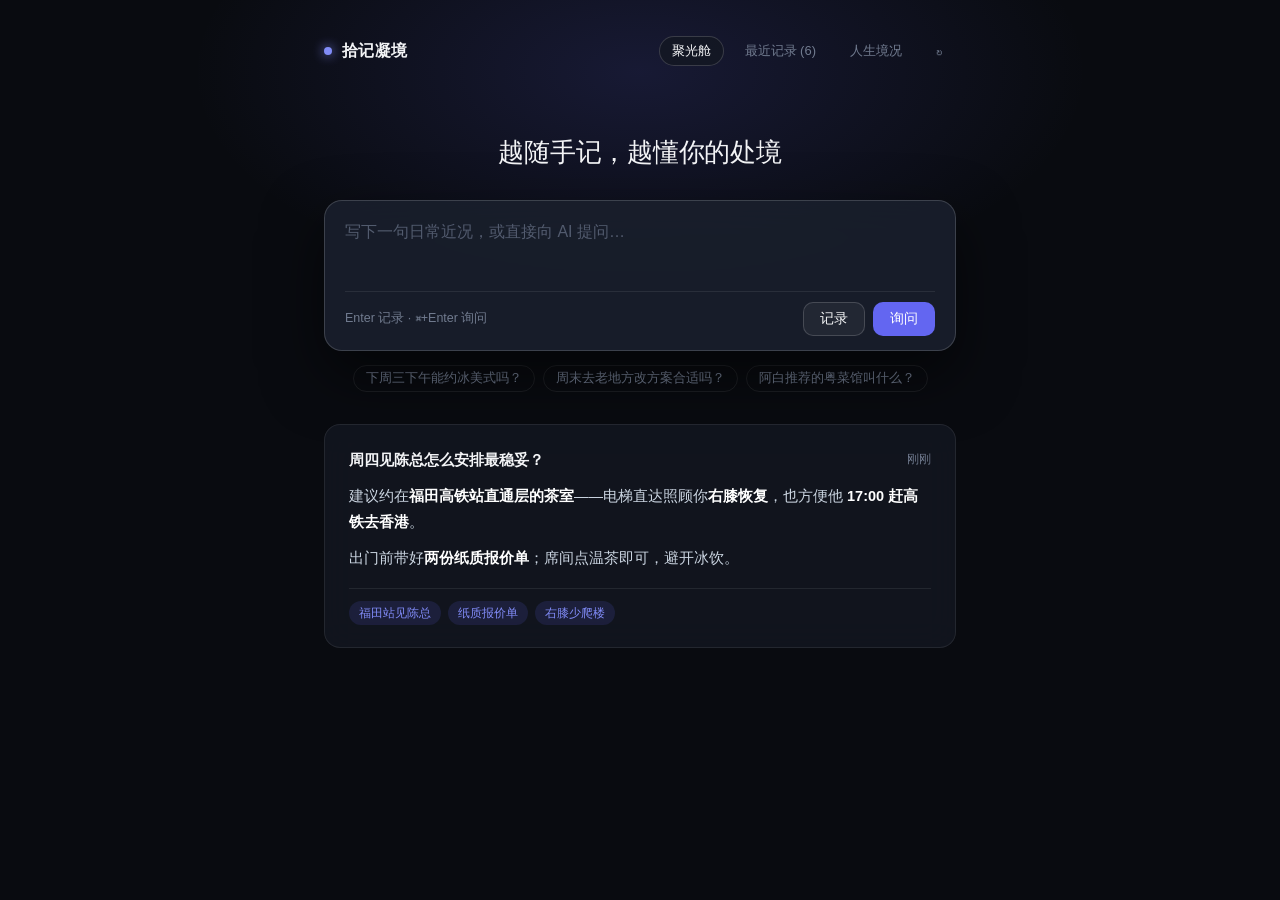
<file: alternatives/product-ui/editorial/index.html>
<!doctype html>
<html lang="zh-CN">
<head>
  <meta charset="utf-8" />
  <meta name="viewport" content="width=device-width, initial-scale=1" />
  <title>拾记凝境 · 极夜星轨命令舱</title>
  <link rel="stylesheet" href="styles.css" />
</head>
<body>
  <div id="app"></div>
  <script src="../shared/store.js"></script>
  <script src="app.js"></script>
</body>
</html>
</file>
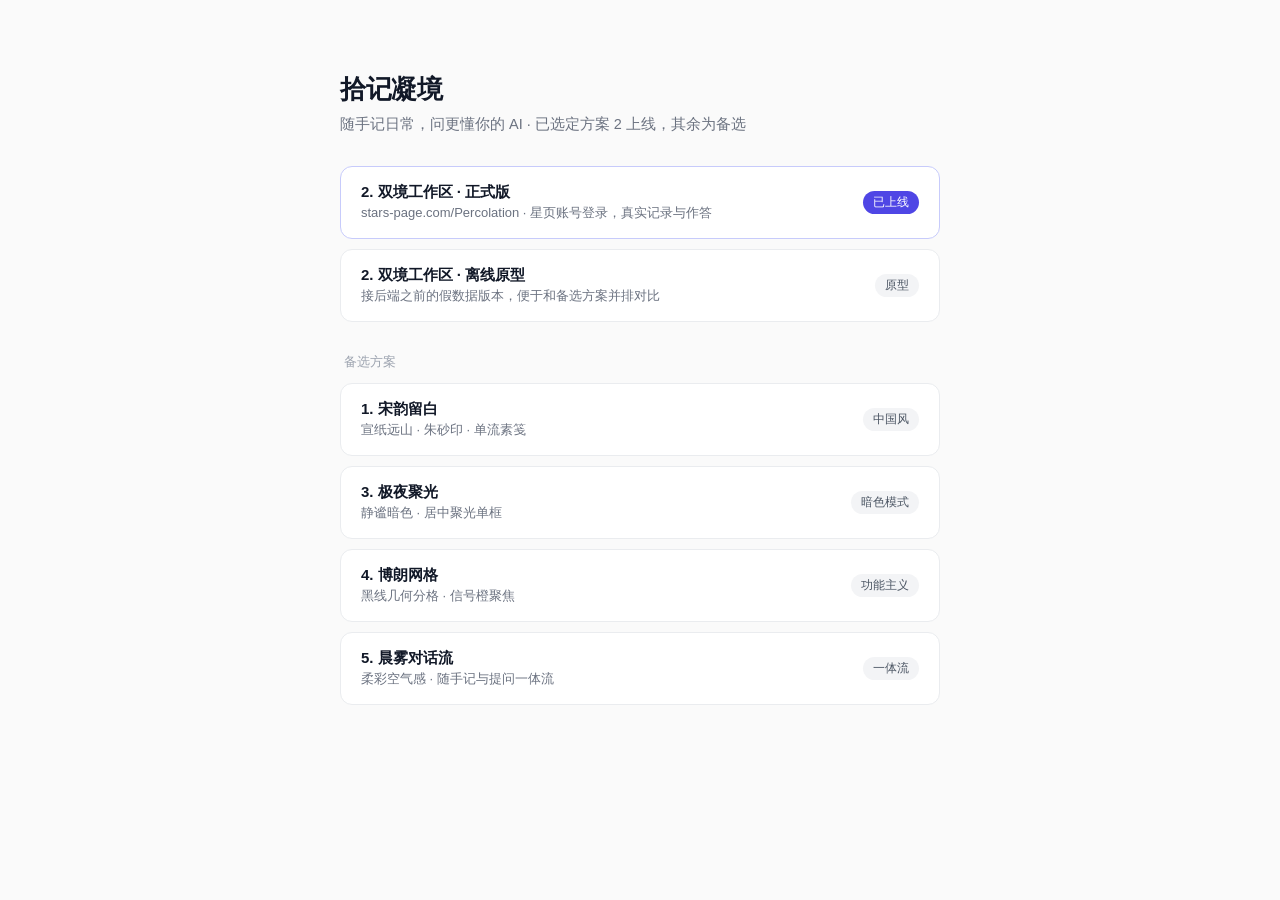
<file: alternatives/product-ui/hub/index.html>
<!doctype html>
<html lang="zh-CN">
<head>
  <meta charset="utf-8" />
  <meta name="viewport" content="width=device-width, initial-scale=1" />
  <title>拾记凝境</title>
  <style>
    body { margin: 0; font-family: -apple-system, "Noto Sans CJK SC", "PingFang SC", sans-serif; background: #fafafa; color: #111827; -webkit-font-smoothing: antialiased; }
    main { max-width: 600px; margin: 0 auto; padding: 72px 24px; }
    h1 { font-size: 26px; font-weight: 650; margin: 0 0 8px; letter-spacing: -0.01em; }
    p { color: #6b7280; margin: 0 0 32px; font-size: 14.5px; }
    .list { display: flex; flex-direction: column; gap: 10px; }
    a { display: flex; align-items: center; justify-content: space-between; padding: 16px 20px; background: #fff; border: 1px solid #eaecef; border-radius: 12px; color: #111827; text-decoration: none; transition: border-color 0.15s; }
    a:hover { border-color: #9ca3af; }
    .name { font-weight: 600; font-size: 15px; }
    .desc { color: #6b7280; font-size: 13px; margin-top: 2px; }
    .tag { font-size: 12px; color: #4b5563; background: #f3f4f6; padding: 3px 10px; border-radius: 999px; }
    .tag.live { color: #fff; background: #4f46e5; }
    a.live { border-color: #c7cbfb; }
    .section { font-size: 12.5px; color: #9ca3af; margin: 22px 4px 2px; }
  </style>
</head>
<body>
  <main>
    <h1>拾记凝境</h1>
    <p>随手记日常，问更懂你的 AI · 已选定方案 2 上线，其余为备选</p>
    <div class="list">
      <a class="live" href="https://stars-page.com/Percolation/">
        <div><div class="name">2. 双境工作区 · 正式版</div><div class="desc">stars-page.com/Percolation · 星页账号登录，真实记录与作答</div></div>
        <span class="tag live">已上线</span>
      </a>
      <a href="/ningjing/nordic/">
        <div><div class="name">2. 双境工作区 · 离线原型</div><div class="desc">接后端之前的假数据版本，便于和备选方案并排对比</div></div>
        <span class="tag">原型</span>
      </a>
      <div class="section">备选方案</div>
      <a href="/ningjing/ink/">
        <div><div class="name">1. 宋韵留白</div><div class="desc">宣纸远山 · 朱砂印 · 单流素笺</div></div>
        <span class="tag">中国风</span>
      </a>
      <a href="/ningjing/editorial/">
        <div><div class="name">3. 极夜聚光</div><div class="desc">静谧暗色 · 居中聚光单框</div></div>
        <span class="tag">暗色模式</span>
      </a>
      <a href="/ningjing/zen/">
        <div><div class="name">4. 博朗网格</div><div class="desc">黑线几何分格 · 信号橙聚焦</div></div>
        <span class="tag">功能主义</span>
      </a>
      <a href="/ningjing/stream/">
        <div><div class="name">5. 晨雾对话流</div><div class="desc">柔彩空气感 · 随手记与提问一体流</div></div>
        <span class="tag">一体流</span>
      </a>
    </div>
  </main>
</body>
</html>
</file>
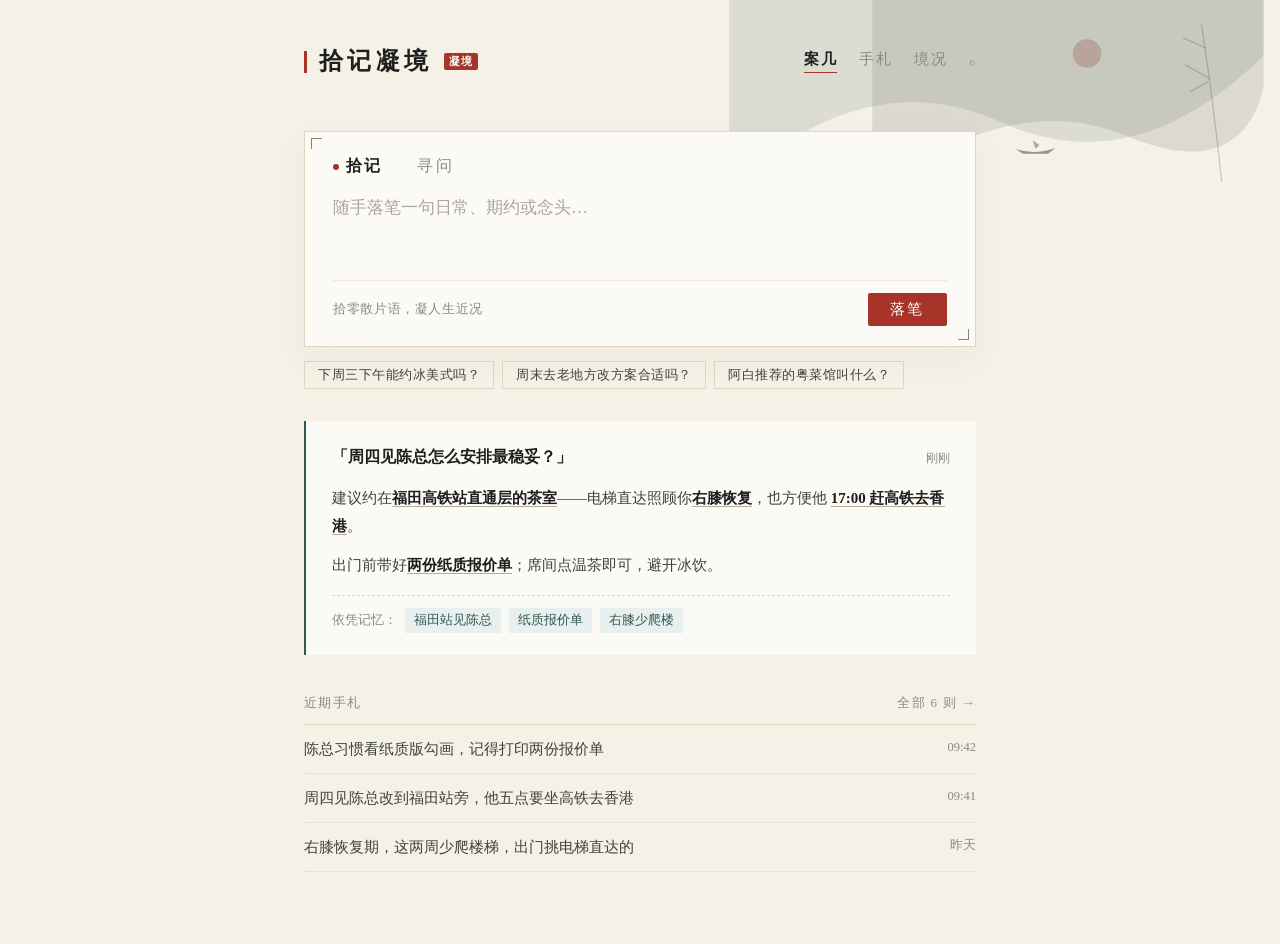
<file: alternatives/product-ui/ink/index.html>
<!doctype html>
<html lang="zh-CN">
<head>
  <meta charset="utf-8" />
  <meta name="viewport" content="width=device-width, initial-scale=1" />
  <title>拾记凝境 · 宋韵水墨书斋</title>
  <link rel="stylesheet" href="styles.css" />
</head>
<body>
  <div id="app"></div>
  <script src="../shared/store.js"></script>
  <script src="app.js"></script>
</body>
</html>
</file>
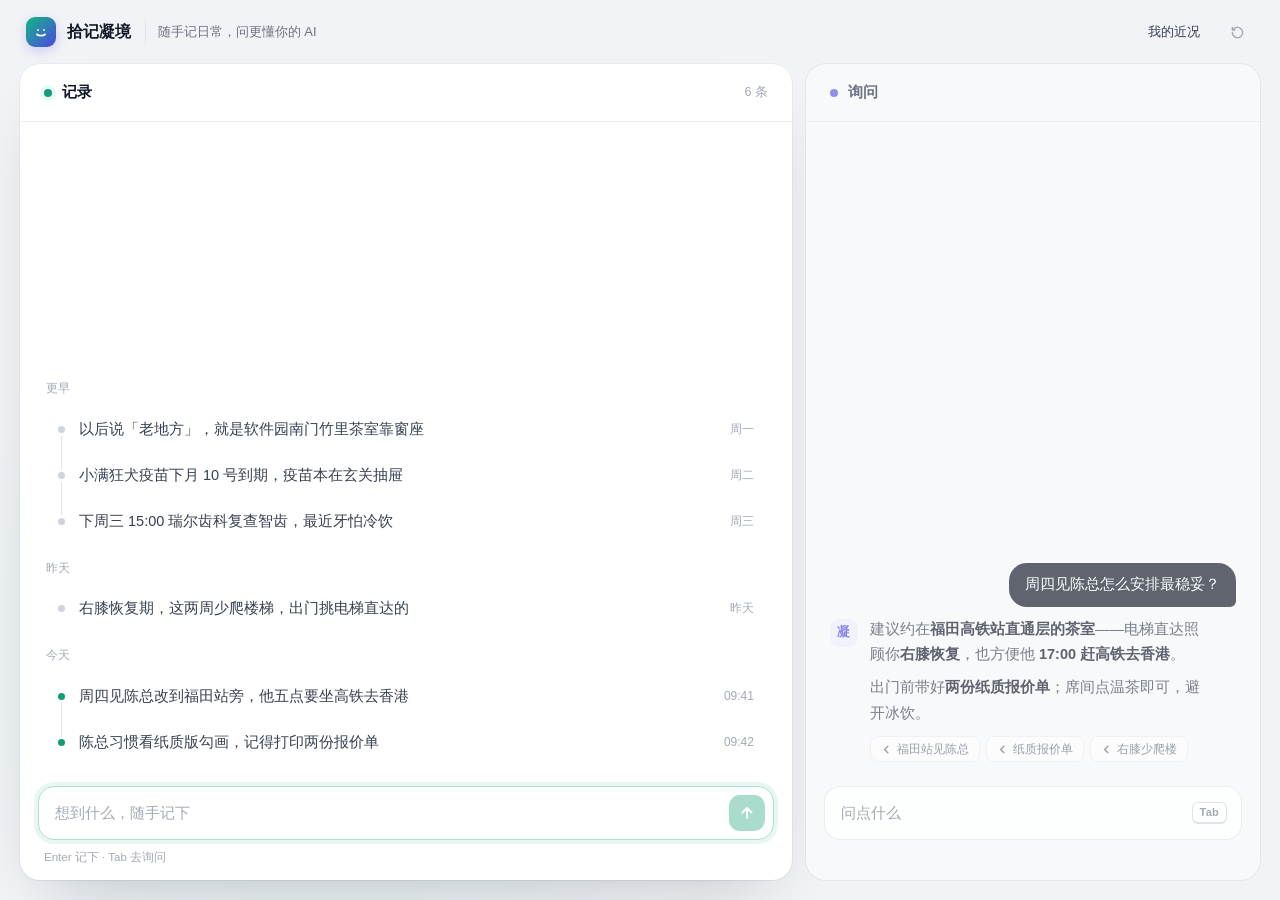
<file: alternatives/product-ui/nordic/index.html>
<!doctype html>
<html lang="zh-CN">
<head>
  <meta charset="utf-8" />
  <meta name="viewport" content="width=device-width, initial-scale=1, viewport-fit=cover, interactive-widget=resizes-content" />
  <meta name="theme-color" content="#ffffff" media="(max-width: 720px)" />
  <title>拾记凝境 · 双境工作区</title>
  <link rel="stylesheet" href="styles.css" />
</head>
<body>
  <div id="app"></div>
  <script src="../shared/store.js"></script>
  <script src="app.js"></script>
</body>
</html>
</file>
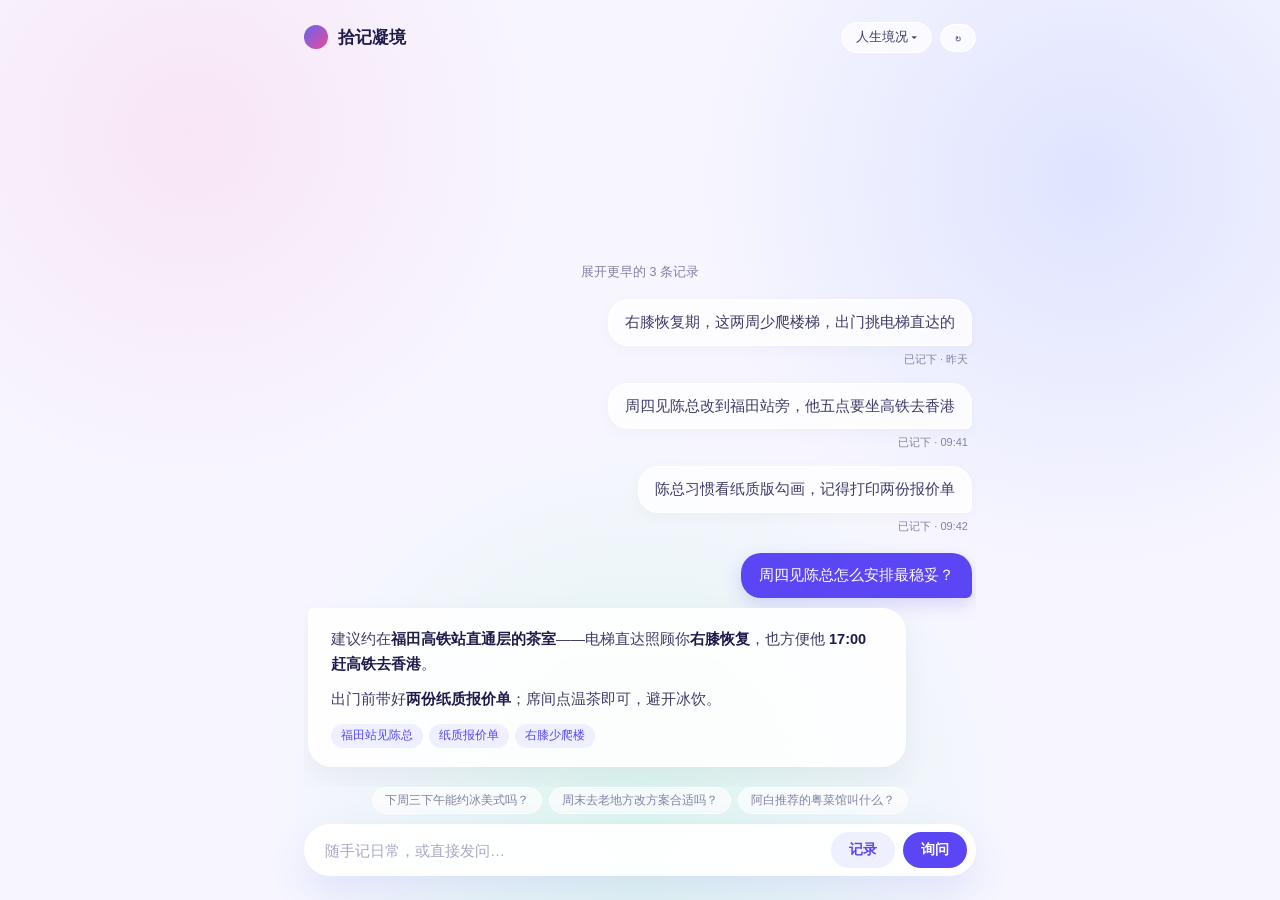
<file: alternatives/product-ui/stream/index.html>
<!doctype html>
<html lang="zh-CN">
<head>
  <meta charset="utf-8" />
  <meta name="viewport" content="width=device-width, initial-scale=1" />
  <title>拾记凝境 · 晨雾纯净呼吸岛</title>
  <link rel="stylesheet" href="styles.css" />
</head>
<body>
  <div id="app"></div>
  <script src="../shared/store.js"></script>
  <script src="app.js"></script>
</body>
</html>
</file>
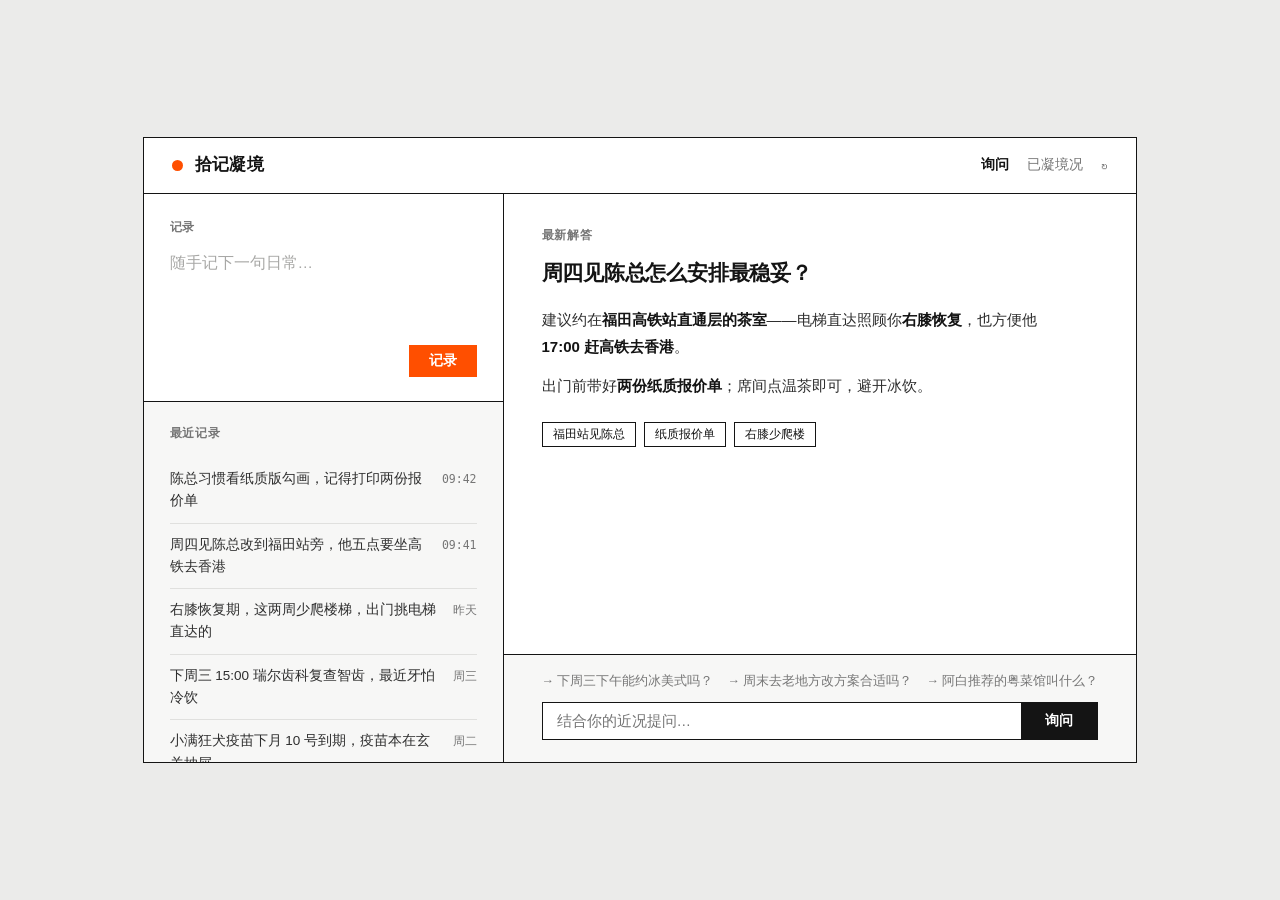
<file: alternatives/product-ui/zen/index.html>
<!doctype html>
<html lang="zh-CN">
<head>
  <meta charset="utf-8" />
  <meta name="viewport" content="width=device-width, initial-scale=1" />
  <title>拾记凝境 · 工业模组看板</title>
  <link rel="stylesheet" href="styles.css" />
</head>
<body>
  <div id="app"></div>
  <script src="../shared/store.js"></script>
  <script src="app.js"></script>
</body>
</html>
</file>
<file: alternatives/product-ui/editorial/styles.css>
:root {
  --bg: #090b10;
  --surface: rgba(20, 24, 34, 0.78);
  --surface-elevated: rgba(26, 31, 44, 0.92);
  --line: rgba(255, 255, 255, 0.08);
  --line-bright: rgba(255, 255, 255, 0.16);
  --text: #f3f4f6;
  --body: #cbd5e1;
  --muted: #717b8f;
  --accent: #818cf8;
  --accent-solid: #6366f1;
  --accent-soft: rgba(99, 102, 241, 0.14);
  --cyan: #38bdf8;
  --font-sans: -apple-system, BlinkMacSystemFont, "Noto Sans CJK SC", "PingFang SC", sans-serif;
}

* {
  box-sizing: border-box;
  margin: 0;
  padding: 0;
}

body {
  background-color: var(--bg);
  background-image: radial-gradient(ellipse 640px 320px at 50% 8%, rgba(99, 102, 241, 0.16), transparent 70%);
  color: var(--text);
  font-family: var(--font-sans);
  font-size: 14.5px;
  line-height: 1.7;
  min-height: 100vh;
  -webkit-font-smoothing: antialiased;
}

.night-wrap {
  max-width: 680px;
  margin: 0 auto;
  padding: 36px 24px 72px;
}

/* 极简顶栏 */
.night-nav {
  display: flex;
  align-items: center;
  justify-content: space-between;
  margin-bottom: 64px;
}

.night-brand {
  display: flex;
  align-items: center;
  gap: 10px;
  font-size: 16px;
  font-weight: 600;
  letter-spacing: 0.02em;
}

.glow-dot {
  width: 8px;
  height: 8px;
  border-radius: 50%;
  background: var(--accent);
  box-shadow: 0 0 12px var(--accent);
}

.night-links {
  display: flex;
  align-items: center;
  gap: 8px;
}

.night-pill {
  background: transparent;
  border: 1px solid transparent;
  color: var(--muted);
  font-size: 13px;
  padding: 5px 12px;
  border-radius: 999px;
  cursor: pointer;
  transition: all 0.16s;
}

.night-pill:hover {
  color: var(--text);
}

.night-pill.active {
  background: var(--surface);
  border-color: var(--line-bright);
  color: var(--text);
}

/* 居中单焦点聚光舱 */
.hero-title {
  text-align: center;
  font-size: 26px;
  font-weight: 500;
  letter-spacing: -0.01em;
  color: var(--text);
  margin-bottom: 26px;
}

.spotlight {
  background: var(--surface-elevated);
  backdrop-filter: blur(20px);
  border: 1px solid var(--line-bright);
  border-radius: 18px;
  padding: 18px 20px 14px;
  box-shadow: 0 24px 60px rgba(0, 0, 0, 0.55);
  transition: border-color 0.18s, box-shadow 0.18s;
}

.spotlight:focus-within {
  border-color: rgba(129, 140, 248, 0.5);
  box-shadow: 0 24px 60px rgba(0, 0, 0, 0.6), 0 0 32px rgba(99, 102, 241, 0.14);
}

.spot-textarea {
  width: 100%;
  border: none;
  outline: none;
  resize: none;
  background: transparent;
  color: var(--text);
  font-family: var(--font-sans);
  font-size: 16px;
  line-height: 1.65;
  min-height: 56px;
}

.spot-textarea::placeholder {
  color: #525b6e;
}

.spot-bar {
  display: flex;
  align-items: center;
  justify-content: space-between;
  margin-top: 8px;
  padding-top: 10px;
  border-top: 1px solid var(--line);
}

.spot-whisper {
  font-size: 12.5px;
  color: var(--muted);
}

.spot-whisper.done {
  color: var(--cyan);
}

.spot-actions {
  display: flex;
  gap: 8px;
}

.dark-btn {
  border-radius: 10px;
  padding: 7px 16px;
  font-size: 13.5px;
  font-weight: 500;
  cursor: pointer;
  border: 1px solid var(--line-bright);
  background: rgba(255, 255, 255, 0.05);
  color: var(--text);
  transition: all 0.15s;
}

.dark-btn:hover {
  background: rgba(255, 255, 255, 0.1);
}

.dark-btn.primary {
  background: var(--accent-solid);
  border-color: transparent;
  color: #fff;
}

.dark-btn.primary:hover {
  opacity: 0.92;
}

/* 极简试问条 */
.quick-row {
  display: flex;
  justify-content: center;
  flex-wrap: wrap;
  gap: 8px;
  margin-top: 14px;
}

.quick-chip {
  background: transparent;
  border: 1px solid var(--line);
  color: var(--muted);
  font-size: 12.5px;
  padding: 4px 12px;
  border-radius: 999px;
  cursor: pointer;
  transition: all 0.15s;
}

.quick-chip:hover {
  border-color: rgba(129, 140, 248, 0.4);
  color: var(--accent);
}

/* 单张精炼洞察卡 */
.insight-card {
  margin-top: 32px;
  background: var(--surface);
  backdrop-filter: blur(16px);
  border: 1px solid var(--line);
  border-radius: 16px;
  padding: 22px 24px;
}

.insight-q {
  font-size: 15px;
  font-weight: 600;
  color: var(--text);
  margin-bottom: 12px;
  display: flex;
  justify-content: space-between;
  align-items: center;
}

.insight-q span:last-child {
  font-size: 12px;
  font-weight: 400;
  color: var(--muted);
}

.insight-body {
  font-size: 14.5px;
  color: var(--body);
  line-height: 1.78;
}

.insight-body p + p {
  margin-top: 10px;
}

.insight-body strong {
  color: #fff;
}

.insight-cues {
  margin-top: 16px;
  padding-top: 12px;
  border-top: 1px solid var(--line);
  display: flex;
  flex-wrap: wrap;
  gap: 7px;
}

.cue-tag {
  font-size: 12px;
  color: var(--accent);
  background: var(--accent-soft);
  padding: 2px 10px;
  border-radius: 999px;
}

.clarify-row {
  display: flex;
  gap: 8px;
  margin-top: 12px;
}

.clarify-row input {
  flex: 1;
  background: rgba(0, 0, 0, 0.35);
  border: 1px solid var(--line-bright);
  border-radius: 9px;
  padding: 7px 12px;
  color: var(--text);
  font-size: 13.5px;
  outline: none;
}

/* 二级纯净视图（最近记录 / 人生境况） */
.clean-list {
  display: flex;
  flex-direction: column;
  gap: 10px;
}

.clean-item {
  background: var(--surface);
  border: 1px solid var(--line);
  border-radius: 12px;
  padding: 14px 18px;
  display: flex;
  justify-content: space-between;
  gap: 16px;
  color: var(--body);
}

.clean-item time {
  color: var(--muted);
  font-size: 12.5px;
  white-space: nowrap;
}

.realm-2col {
  display: grid;
  grid-template-columns: 1fr 1fr;
  gap: 12px;
}

@media (max-width: 600px) {
  .realm-2col {
    grid-template-columns: 1fr;
  }
}

.dark-realm {
  background: var(--surface);
  border: 1px solid var(--line);
  border-radius: 14px;
  padding: 18px 20px;
}

.dark-realm h3 {
  font-size: 14.5px;
  color: var(--accent);
  margin-bottom: 6px;
}

.dark-realm p {
  font-size: 13.5px;
  color: var(--body);
  line-height: 1.65;
}
</file>
<file: alternatives/product-ui/ink/styles.css>
:root {
  --xuan-bg: #f6f1e6;
  --xuan-paper: #fcfaf4;
  --xuan-soft: #efe8d8;
  --ink-900: #1d201e;
  --ink-700: #3d423e;
  --ink-400: #878b83;
  --line: #ded5c3;
  --line-dark: #b9ac95;
  --cinnabar: #a63429;
  --cinnabar-soft: #f9ecea;
  --celadon: #335751;
  --celadon-soft: #e7f0ee;
  --font-serif: "Noto Serif CJK SC", "Source Han Serif SC", "Songti SC", "STSong", serif;
}

* {
  box-sizing: border-box;
  margin: 0;
  padding: 0;
}

body {
  background: var(--xuan-bg);
  color: var(--ink-900);
  font-family: var(--font-serif);
  font-size: 15px;
  line-height: 1.8;
  min-height: 100vh;
  position: relative;
  overflow-x: hidden;
  -webkit-font-smoothing: antialiased;
}

/* 远山扁舟留白水墨意境（宋画计白当黑） */
.song-ink-bg {
  position: fixed;
  top: 0;
  right: 0;
  width: 720px;
  height: 210px;
  pointer-events: none;
  z-index: 0;
}

.ink-stage {
  position: relative;
  z-index: 1;
  max-width: 720px;
  margin: 0 auto;
  padding: 40px 24px 72px;
}

/* 极简书眉 */
.ink-nav {
  display: flex;
  align-items: center;
  justify-content: space-between;
  margin-bottom: 48px;
}

.ink-brand {
  display: flex;
  align-items: center;
  gap: 12px;
}

.ink-brand::before {
  content: "";
  width: 3px;
  height: 22px;
  background: var(--cinnabar);
  display: inline-block;
}

.ink-brand h1 {
  font-size: 24px;
  font-weight: 700;
  letter-spacing: 0.18em;
}

.seal-stamp {
  background: var(--cinnabar);
  color: var(--xuan-paper);
  font-size: 10.5px;
  font-weight: 700;
  line-height: 1.1;
  padding: 3px 5px;
  border-radius: 2px;
  letter-spacing: 1px;
}

.ink-links {
  display: flex;
  align-items: center;
  gap: 22px;
}

.nav-item {
  background: none;
  border: none;
  font-family: var(--font-serif);
  font-size: 14.5px;
  letter-spacing: 0.1em;
  color: var(--ink-400);
  cursor: pointer;
  padding-bottom: 3px;
  border-bottom: 1.5px solid transparent;
  transition: color 0.18s;
}

.nav-item:hover {
  color: var(--ink-900);
}

.nav-item.active {
  color: var(--ink-900);
  font-weight: 700;
  border-bottom-color: var(--cinnabar);
}

.nav-reset {
  background: none;
  border: none;
  color: var(--ink-400);
  font-size: 13px;
  cursor: pointer;
  opacity: 0.65;
}

.nav-reset:hover {
  opacity: 1;
  color: var(--cinnabar);
}

/* 素笺主卡片（四角折线留白，无繁琐网格） */
.paper-sheet {
  background: var(--xuan-paper);
  border: 1px solid var(--line);
  padding: 24px 28px 20px;
  position: relative;
  box-shadow: 0 12px 36px rgba(52, 42, 26, 0.045);
}

.paper-sheet::before,
.paper-sheet::after {
  content: "";
  position: absolute;
  width: 10px;
  height: 10px;
  border-color: var(--cinnabar);
  opacity: 0.55;
  pointer-events: none;
}

.paper-sheet::before {
  top: 6px;
  left: 6px;
  border-top: 1.5px solid;
  border-left: 1.5px solid;
}

.paper-sheet::after {
  bottom: 6px;
  right: 6px;
  border-bottom: 1.5px solid;
  border-right: 1.5px solid;
}

.sheet-top {
  display: flex;
  align-items: center;
  justify-content: space-between;
  margin-bottom: 16px;
}

.mode-pair {
  display: inline-flex;
  gap: 22px;
}

.mode-word {
  background: none;
  border: none;
  font-family: var(--font-serif);
  font-size: 16px;
  letter-spacing: 0.14em;
  color: var(--ink-400);
  cursor: pointer;
  display: inline-flex;
  align-items: center;
  gap: 7px;
}

.mode-dot {
  width: 6px;
  height: 6px;
  border-radius: 50%;
  background: transparent;
}

.mode-word.active-cap {
  color: var(--ink-900);
  font-weight: 700;
}

.mode-word.active-cap .mode-dot {
  background: var(--cinnabar);
}

.mode-word.active-ask {
  color: var(--celadon);
  font-weight: 700;
}

.mode-word.active-ask .mode-dot {
  background: var(--celadon);
}

.whisper-msg {
  font-size: 13px;
  color: var(--cinnabar);
  letter-spacing: 0.06em;
}

.sheet-input {
  width: 100%;
  border: none;
  outline: none;
  resize: none;
  background: transparent;
  font-family: var(--font-serif);
  font-size: 17px;
  line-height: 1.8;
  color: var(--ink-900);
  min-height: 68px;
}

.sheet-input::placeholder {
  color: #aba69b;
}

.sheet-foot {
  display: flex;
  align-items: center;
  justify-content: space-between;
  margin-top: 10px;
  padding-top: 12px;
  border-top: 1px solid var(--xuan-soft);
}

.subtle-tagline {
  font-size: 12.5px;
  color: var(--ink-400);
  letter-spacing: 0.05em;
}

.seal-action {
  border: none;
  padding: 7px 22px;
  font-family: var(--font-serif);
  font-size: 14.5px;
  letter-spacing: 0.18em;
  color: var(--xuan-paper);
  background: var(--cinnabar);
  cursor: pointer;
  border-radius: 2px;
  transition: opacity 0.16s;
}

.seal-action.ask {
  background: var(--celadon);
}

.seal-action:hover {
  opacity: 0.9;
}

/* 轻盈试问竹签 */
.bamboo-whisper-row {
  display: flex;
  flex-wrap: wrap;
  gap: 8px;
  margin-top: 14px;
}

.bamboo-chip {
  background: transparent;
  border: 1px solid var(--line);
  color: var(--ink-700);
  font-family: var(--font-serif);
  font-size: 13px;
  padding: 4px 13px;
  cursor: pointer;
  letter-spacing: 0.04em;
  transition: all 0.16s;
}

.bamboo-chip:hover {
  border-color: var(--celadon);
  color: var(--celadon);
  background: var(--celadon-soft);
}

/* 回响卡片（单张聚焦、留白舒朗） */
.echo-card {
  margin-top: 32px;
  background: var(--xuan-paper);
  border-left: 2.5px solid var(--celadon);
  padding: 22px 26px;
}

.echo-card.clarify {
  border-left-color: var(--cinnabar);
}

.echo-q {
  font-size: 16px;
  font-weight: 700;
  color: var(--ink-900);
  margin-bottom: 12px;
  display: flex;
  justify-content: space-between;
  align-items: baseline;
}

.echo-q span:last-child {
  font-size: 12px;
  font-weight: 400;
  color: var(--ink-400);
}

.echo-prose {
  font-size: 15px;
  color: var(--ink-700);
  line-height: 1.9;
}

.echo-prose p + p {
  margin-top: 10px;
}

.echo-prose strong {
  color: var(--ink-900);
  border-bottom: 1px solid var(--line-dark);
}

.echo-cues {
  margin-top: 16px;
  padding-top: 12px;
  border-top: 1px dashed var(--line);
  display: flex;
  align-items: center;
  flex-wrap: wrap;
  gap: 8px;
  font-size: 12.5px;
  color: var(--ink-400);
}

.cue-slip {
  color: var(--celadon);
  background: var(--celadon-soft);
  padding: 1px 9px;
}

.clarify-bar {
  display: flex;
  gap: 8px;
  margin-top: 12px;
}

.clarify-in {
  flex: 1;
  border: 1px solid var(--line-dark);
  background: #fff;
  font-family: var(--font-serif);
  padding: 7px 12px;
  font-size: 14px;
  outline: none;
}

/* 底部三行极简手札微览 */
.mini-jottings {
  margin-top: 36px;
}

.mini-head {
  display: flex;
  justify-content: space-between;
  align-items: baseline;
  font-size: 13px;
  color: var(--ink-400);
  letter-spacing: 0.1em;
  padding-bottom: 8px;
  border-bottom: 1px solid var(--line);
}

.mini-row {
  display: flex;
  justify-content: space-between;
  gap: 16px;
  padding: 11px 0;
  border-bottom: 1px dotted var(--line);
  font-size: 14.5px;
  color: var(--ink-700);
}

.mini-row time {
  font-size: 12.5px;
  color: var(--ink-400);
  white-space: nowrap;
}

/* 独立二级页：手札长卷 / 境况四笺 */
.subpage-list {
  display: flex;
  flex-direction: column;
  gap: 12px;
}

.note-slip {
  background: var(--xuan-paper);
  border: 1px solid var(--line);
  padding: 14px 20px;
  display: flex;
  justify-content: space-between;
  gap: 16px;
}

.realm-grid {
  display: grid;
  grid-template-columns: 1fr 1fr;
  gap: 16px;
}

@media (max-width: 640px) {
  .realm-grid {
    grid-template-columns: 1fr;
  }
}

.realm-card {
  background: var(--xuan-paper);
  border: 1px solid var(--line);
  border-top: 2.5px solid var(--ink-900);
  padding: 20px 22px;
}

.realm-card h3 {
  font-size: 16.5px;
  letter-spacing: 0.12em;
  margin-bottom: 8px;
}

.realm-card p {
  font-size: 14px;
  color: var(--ink-700);
  line-height: 1.75;
}
</file>
<file: alternatives/product-ui/nordic/styles.css>
:root {
  --canvas: #f2f3f6;
  --panel: #ffffff;
  --line: #eceef2;
  --line-strong: #dfe3ea;
  --ink: #111827;
  --body: #374151;
  --muted: #6b7280;
  --faint: #a3a9b5;
  --green: #0f9d76;
  --green-soft: #e9f8f2;
  --green-line: #a7e3cf;
  --indigo: #4f46e5;
  --indigo-soft: #eef0fe;
  --indigo-line: #c7cbfb;
  --ease: cubic-bezier(0.32, 0.72, 0, 1);
  --font-sans: "Inter", -apple-system, BlinkMacSystemFont, "PingFang SC", "Noto Sans CJK SC", sans-serif;
}

* {
  box-sizing: border-box;
  margin: 0;
  padding: 0;
}

body {
  background: var(--canvas);
  color: var(--ink);
  font-family: var(--font-sans);
  font-size: 14.5px;
  line-height: 1.65;
  height: 100vh;
  height: 100dvh;
  overflow: hidden;
  -webkit-font-smoothing: antialiased;
}

button {
  font-family: inherit;
}

.app {
  position: relative;
  isolation: isolate;
  height: 100vh;
  height: 100dvh;
  display: flex;
  flex-direction: column;
  padding: 0 20px 20px;
}

/* 环境光：当前工作区一侧泛起各自的色温 */
.app::before,
.app::after {
  content: "";
  position: absolute;
  inset: 0;
  z-index: -1;
  pointer-events: none;
  transition: opacity 0.9s var(--ease);
}

.app::before {
  background: radial-gradient(46% 62% at 26% 72%, rgba(16, 185, 129, 0.1), transparent 72%);
}

.app::after {
  background: radial-gradient(46% 62% at 74% 72%, rgba(99, 102, 241, 0.11), transparent 72%);
  opacity: 0;
}

.mode-ask::before {
  opacity: 0;
}

.mode-ask::after {
  opacity: 1;
}

/* 移动端专属元素 */
.edge,
.peek,
.ws-nav,
.sheet-grabber,
.ctx-backdrop,
.ctx-btn svg {
  display: none;
}

/* ───────── 顶栏 ───────── */
.topbar {
  height: 64px;
  display: flex;
  align-items: center;
  justify-content: space-between;
  flex-shrink: 0;
  padding: 0 6px;
  position: relative;
}

.brand {
  display: flex;
  align-items: center;
  gap: 11px;
}

.brand-mark {
  width: 30px;
  height: 30px;
  border-radius: 9px;
  background: linear-gradient(135deg, #10b981 0%, #4f46e5 100%);
  display: grid;
  place-items: center;
  box-shadow: 0 4px 12px rgba(79, 70, 229, 0.22);
  flex-shrink: 0;
}

.brand-name {
  font-size: 16px;
  font-weight: 650;
  letter-spacing: 0.01em;
}

.brand-tagline {
  font-size: 13px;
  color: var(--muted);
  padding-left: 12px;
  margin-left: 2px;
  border-left: 1px solid var(--line-strong);
}

.top-actions {
  display: flex;
  align-items: center;
  gap: 6px;
}

.top-btn {
  height: 34px;
  display: inline-flex;
  align-items: center;
  gap: 7px;
  padding: 0 13px;
  border-radius: 10px;
  border: 1px solid transparent;
  background: transparent;
  color: var(--body);
  font-size: 13px;
  cursor: pointer;
  transition: background 0.15s, border-color 0.15s;
}

.top-btn:hover,
.top-btn.active {
  background: var(--panel);
  border-color: var(--line);
}

.top-btn.icon {
  width: 34px;
  padding: 0;
  justify-content: center;
  color: var(--faint);
}

.top-btn.icon:hover {
  color: var(--ink);
}

/* 近况浮层 */
.context-popover {
  position: absolute;
  right: 6px;
  top: 58px;
  width: 420px;
  background: var(--panel);
  border: 1px solid var(--line);
  border-radius: 16px;
  box-shadow: 0 18px 48px rgba(17, 24, 39, 0.12);
  padding: 16px;
  z-index: 30;
  animation: pop 0.16s ease-out;
}

.popover-title {
  font-size: 12px;
  color: var(--muted);
  padding: 0 4px 10px;
}

.ctx-grid {
  display: grid;
  grid-template-columns: 1fr 1fr;
  gap: 8px;
}

.ctx-item {
  background: #f8f9fb;
  border-radius: 12px;
  padding: 11px 13px;
}

.ctx-item h4 {
  font-size: 12.5px;
  font-weight: 600;
  margin-bottom: 3px;
}

.ctx-item p {
  font-size: 12.5px;
  color: var(--muted);
  line-height: 1.55;
}

/* ───────── 双工作区 ───────── */
.split {
  flex: 1;
  display: flex;
  gap: 14px;
  min-height: 0;
}

.panel {
  --accent: var(--green);
  --accent-soft: var(--green-soft);
  --accent-line: var(--green-line);
  --accent-glow: rgba(15, 157, 118, 0.09);
  --surface: var(--panel);
  --dim: 1;
  position: relative;
  flex: 1 1 0;
  min-width: 0;
  min-height: 0;
  display: flex;
  flex-direction: column;
  overflow: hidden;
  border-radius: 20px;
  background: var(--surface);
}

.panel-right {
  --accent: var(--indigo);
  --accent-soft: var(--indigo-soft);
  --accent-line: var(--indigo-line);
  --accent-glow: rgba(79, 70, 229, 0.09);
}

.panel-head {
  height: 58px;
  padding: 0 24px;
  display: flex;
  align-items: center;
  justify-content: space-between;
  gap: 12px;
  border-bottom: 1px solid var(--line);
  flex-shrink: 0;
  transition: border-color 0.4s;
}

.panel-title {
  display: flex;
  align-items: center;
  gap: 10px;
  font-size: 15px;
  font-weight: 650;
  white-space: nowrap;
  transition: color 0.4s;
}

.title-dot {
  position: relative;
  width: 8px;
  height: 8px;
  border-radius: 50%;
  flex-shrink: 0;
  background: var(--accent);
  box-shadow: 0 0 0 4px var(--accent-soft);
  transition: box-shadow 0.4s, opacity 0.4s;
}

.panel-meta {
  font-size: 12.5px;
  color: var(--faint);
  white-space: nowrap;
  transition: color 0.2s, opacity 0.3s;
}

.panel-meta.on {
  color: var(--indigo);
  font-weight: 500;
}

/* 记录流入询问时的落点反馈 */
.absorb-tag {
  font-size: 12px;
  font-weight: 500;
  color: var(--accent);
  opacity: 0;
  pointer-events: none;
}

.absorbing .absorb-tag {
  animation: tag-in 1.9s var(--ease) both;
}

.title-dot::after,
.peek-dot::after {
  content: "";
  position: absolute;
  inset: 0;
  border-radius: 50%;
  border: 1.5px solid var(--accent);
  opacity: 0;
  pointer-events: none;
}

.absorbing .title-dot::after,
.absorbing .peek-dot::after {
  animation: ripple 0.9s ease-out 2;
}

/* 内容流 */
.stream {
  flex: 1;
  overflow-y: auto;
  padding: 18px 24px 12px;
  display: flex;
  flex-direction: column;
  scrollbar-width: thin;
  scrollbar-color: #e3e6eb transparent;
}

.stream-spacer {
  margin-top: auto;
}

.day-label {
  font-size: 12px;
  color: var(--faint);
  font-weight: 500;
  margin: 14px 0 8px 2px;
  opacity: var(--dim);
  transition: opacity 0.4s;
}

.stream-spacer + .day-label {
  margin-top: 0;
}

.day-group {
  position: relative;
}

.day-group::before {
  content: "";
  position: absolute;
  left: 16.5px;
  top: 22px;
  bottom: 22px;
  width: 1px;
  background: var(--line-strong);
}

.note {
  position: relative;
  display: flex;
  align-items: flex-start;
  gap: 14px;
  padding: 11px 14px;
  border-radius: 12px;
  opacity: var(--dim);
  transition: opacity 0.4s, background 0.25s, box-shadow 0.25s;
}

.note-dot {
  position: relative;
  z-index: 1;
  width: 7px;
  height: 7px;
  border-radius: 50%;
  margin-top: 8px;
  flex-shrink: 0;
  background: #cfd4dc;
  box-shadow: 0 0 0 3px var(--surface);
  transition: background 0.25s, box-shadow 0.25s;
}

.note.fresh .note-dot {
  background: var(--green);
}

.note-body {
  flex: 1;
  min-width: 0;
  font-size: 14.5px;
  color: var(--body);
  transition: color 0.25s;
}

.note-time {
  font-size: 12px;
  color: var(--faint);
  margin-top: 2px;
  white-space: nowrap;
  font-variant-numeric: tabular-nums;
}

/* 边问边浮现：被问题牵动的记录 */
.note.recall {
  opacity: 1;
  background: rgba(79, 70, 229, 0.055);
}

.note.recall .note-dot {
  background: var(--indigo);
  box-shadow: 0 0 0 3px var(--surface), 0 0 0 6px rgba(79, 70, 229, 0.16);
}

.note.recall .note-body {
  color: var(--ink);
}

.note.highlight {
  opacity: 1;
  background: var(--indigo-soft);
  box-shadow: inset 0 0 0 1px var(--indigo-line);
}

.note.highlight .note-dot {
  background: var(--indigo);
  box-shadow: 0 0 0 3px var(--indigo-soft);
}

.note.enter,
.qa.enter {
  animation: rise 0.32s var(--ease);
}

/* 问答 */
.qa {
  display: flex;
  flex-direction: column;
  gap: 10px;
  margin-bottom: 22px;
  opacity: var(--dim);
  transition: opacity 0.4s;
}

.qa:last-child {
  margin-bottom: 4px;
}

.q {
  align-self: flex-end;
  max-width: 80%;
  background: var(--ink);
  color: #fff;
  padding: 10px 16px;
  border-radius: 18px 18px 6px 18px;
  font-size: 14.5px;
}

.a {
  display: flex;
  gap: 12px;
  align-items: flex-start;
  max-width: 94%;
}

.a-avatar {
  width: 28px;
  height: 28px;
  border-radius: 9px;
  background: var(--indigo-soft);
  color: var(--indigo);
  font-size: 12.5px;
  font-weight: 700;
  display: grid;
  place-items: center;
  flex-shrink: 0;
  margin-top: 2px;
}

.a-content {
  flex: 1;
  min-width: 0;
}

.a-text {
  font-size: 14.5px;
  color: var(--body);
  line-height: 1.75;
}

.a-text p + p {
  margin-top: 8px;
}

.a-text strong {
  color: var(--ink);
  font-weight: 600;
}

.cues {
  margin-top: 10px;
  display: flex;
  flex-wrap: wrap;
  gap: 6px;
}

.cue {
  display: inline-flex;
  align-items: center;
  gap: 5px;
  height: 26px;
  padding: 0 10px;
  border-radius: 8px;
  border: 1px solid var(--line);
  background: var(--panel);
  color: var(--muted);
  font-size: 12px;
  cursor: pointer;
  transition: all 0.15s;
}

.cue:hover {
  border-color: var(--indigo-line);
  color: var(--indigo);
  background: var(--indigo-soft);
}

.clarify {
  margin-top: 10px;
  display: flex;
  gap: 8px;
}

.clarify input {
  flex: 1;
  min-width: 0;
  height: 36px;
  border: 1px solid var(--line-strong);
  border-radius: 10px;
  padding: 0 12px;
  font-size: 13.5px;
  font-family: inherit;
  outline: none;
}

.clarify input:focus {
  border-color: var(--indigo);
}

.clarify button {
  height: 36px;
  padding: 0 14px;
  border: none;
  border-radius: 10px;
  background: var(--indigo);
  color: #fff;
  font-size: 13px;
  font-weight: 600;
  cursor: pointer;
}

/* ───────── 底部输入区 ───────── */
.dock {
  padding: 8px 18px 16px;
  flex-shrink: 0;
}

/* 推荐问题：仅在询问为当前工作区且输入为空时展开 */
.chips {
  display: grid;
  grid-template-rows: 0fr;
  opacity: 0;
  transition: grid-template-rows 0.45s var(--ease), opacity 0.3s ease;
}

.chips-clip {
  min-height: 0;
  overflow: hidden;
}

.chips-row {
  display: flex;
  gap: 6px;
  padding: 0 2px 10px;
  overflow-x: auto;
  scrollbar-width: none;
}

.chips-row::-webkit-scrollbar {
  display: none;
}

.suggest {
  flex-shrink: 0;
  height: 28px;
  padding: 0 12px;
  border-radius: 999px;
  border: 1px solid var(--line);
  background: var(--panel);
  color: var(--muted);
  font-size: 12.5px;
  cursor: pointer;
  transition: all 0.15s;
}

.suggest:hover {
  color: var(--indigo);
  border-color: var(--indigo-line);
}

.composer {
  position: relative;
  display: flex;
  align-items: flex-end;
  gap: 10px;
  background: #f5f6f8;
  border: 1px solid transparent;
  border-radius: 16px;
  padding: 8px 8px 8px 16px;
  transition: background 0.2s, border-color 0.2s, box-shadow 0.2s;
}

.composer:focus-within {
  background: var(--panel);
  border-color: var(--accent-line);
  box-shadow: 0 0 0 4px var(--accent-glow);
}

.composer textarea {
  flex: 1;
  min-width: 0;
  border: none;
  outline: none;
  resize: none;
  background: transparent;
  font-family: inherit;
  font-size: 14.5px;
  line-height: 22px;
  color: var(--ink);
  height: 22px;
  max-height: 110px;
  margin: 7px 0;
}

.composer textarea::placeholder {
  color: var(--faint);
}

.kbd {
  display: none;
  align-self: center;
  align-items: center;
  height: 22px;
  padding: 0 7px;
  margin-right: 6px;
  border-radius: 6px;
  border: 1px solid var(--line-strong);
  border-bottom-width: 2px;
  background: var(--panel);
  color: var(--faint);
  font: 600 11px/1 var(--font-sans);
  letter-spacing: 0.02em;
}

.send {
  width: 36px;
  height: 36px;
  border-radius: 11px;
  border: none;
  display: grid;
  place-items: center;
  cursor: pointer;
  color: #fff;
  background: var(--accent);
  flex-shrink: 0;
  transition: transform 0.12s, opacity 0.15s;
}

.send:active {
  transform: scale(0.94);
}

.send.disabled {
  opacity: 0.35;
}

.dock-hint {
  font-size: 11.5px;
  color: var(--faint);
  margin: 8px 6px 0;
  height: 16px;
  white-space: nowrap;
  overflow: hidden;
  transition: opacity 0.3s;
}

/* 记录流入询问的光点 */
.orb {
  position: fixed;
  left: 0;
  top: 0;
  z-index: 80;
  width: 10px;
  height: 10px;
  margin: -5px 0 0 -5px;
  border-radius: 50%;
  pointer-events: none;
  background: var(--green);
  box-shadow: 0 0 14px 3px rgba(79, 70, 229, 0.22);
  will-change: transform;
}

.orb-1 {
  width: 7px;
  height: 7px;
  margin: -3.5px 0 0 -3.5px;
  opacity: 0.5;
}

.orb-2 {
  width: 5px;
  height: 5px;
  margin: -2.5px 0 0 -2.5px;
  opacity: 0.28;
}

/* ───────── 桌面：光标所在一侧舒展为主工作区，另一侧退为侧影 ───────── */
@media (min-width: 721px) {
  .panel {
    transition: flex-grow 0.62s var(--ease), background-color 0.45s ease, box-shadow 0.45s ease;
  }

  .panel.is-active {
    flex-grow: 1.7;
    box-shadow: 0 0 0 1px rgba(17, 24, 39, 0.03), 0 1px 2px rgba(17, 24, 39, 0.04),
      0 30px 64px -30px rgba(17, 24, 39, 0.24);
  }

  .panel.is-idle {
    --surface: #f8f9fb;
    --dim: 0.66;
    box-shadow: 0 0 0 1px rgba(17, 24, 39, 0.055), 0 1px 2px rgba(17, 24, 39, 0),
      0 30px 64px -30px rgba(17, 24, 39, 0);
  }

  .panel.is-idle:hover {
    --dim: 0.92;
  }

  .is-active .title-dot {
    animation: breathe 2.8s ease-in-out infinite;
  }

  .is-idle .panel-head {
    border-color: rgba(17, 24, 39, 0.05);
  }

  .is-idle .panel-title {
    color: var(--muted);
  }

  .is-idle .title-dot {
    box-shadow: 0 0 0 0 var(--accent-soft);
    opacity: 0.6;
  }

  .is-idle.panel-right .panel-meta {
    opacity: 0;
  }

  .is-idle .composer {
    background: rgba(255, 255, 255, 0.75);
    border-color: rgba(17, 24, 39, 0.07);
    cursor: text;
  }

  .is-idle .composer:hover {
    border-color: var(--accent-line);
  }

  .is-idle .send {
    display: none;
  }

  .is-idle .kbd {
    display: inline-flex;
  }

  .is-idle .dock-hint {
    opacity: 0;
  }

  .mode-ask.ask-empty .chips {
    grid-template-rows: 1fr;
    opacity: 1;
  }
}

@media (max-width: 1080px) {
  .brand-tagline {
    display: none;
  }
}

/* ───────── 移动端：两张工作区卡片，非当前的一张退到屏幕边缘露出一条 ───────── */
@media (max-width: 720px) {
  body {
    -webkit-tap-highlight-color: transparent;
  }

  .app {
    height: var(--vvh, 100dvh);
    padding: 0;
  }

  .app::before {
    background: radial-gradient(70% 45% at 18% 78%, rgba(16, 185, 129, 0.13), transparent 72%);
    opacity: calc(1 - var(--p));
    transition: none;
  }

  .app::after {
    background: radial-gradient(70% 45% at 82% 78%, rgba(99, 102, 241, 0.14), transparent 72%);
    opacity: var(--p);
    transition: none;
  }

  /* 顶栏：工作区名像相机模式条一样随手指平移 */
  .topbar {
    height: auto;
    min-height: 56px;
    padding: env(safe-area-inset-top) 14px 0;
  }

  .brand-mark {
    width: 28px;
    height: 28px;
    border-radius: 8px;
  }

  .brand-name,
  .brand-tagline,
  .ctx-btn .label {
    display: none;
  }

  .ctx-btn svg {
    display: block;
  }

  .top-btn,
  .top-btn.ctx-btn {
    width: 36px;
    height: 36px;
    padding: 0;
    justify-content: center;
    color: var(--muted);
  }

  .top-btn:hover,
  .top-btn.active {
    background: rgba(255, 255, 255, 0.8);
    border-color: transparent;
  }

  .ws-nav {
    display: block;
    position: absolute;
    left: 0;
    right: 0;
    bottom: 0;
    height: 56px;
    pointer-events: none;
  }

  .ws-strip {
    position: absolute;
    left: 50%;
    top: 7px;
    display: flex;
    transform: translateX(calc(-32px - var(--p) * 64px));
  }

  .ws-title {
    width: 64px;
    height: 36px;
    border: none;
    background: transparent;
    font-size: 17px;
    font-weight: 650;
    letter-spacing: 0.02em;
    color: var(--ink);
    pointer-events: auto;
    cursor: pointer;
  }

  .ws-title:first-child {
    opacity: calc(1 - 0.7 * var(--p));
    transform: scale(calc(1 - 0.14 * var(--p)));
  }

  .ws-title:last-child {
    opacity: calc(0.3 + 0.7 * var(--p));
    transform: scale(calc(0.86 + 0.14 * var(--p)));
  }

  .ws-dot {
    position: absolute;
    left: 50%;
    bottom: 8px;
    width: 4px;
    height: 4px;
    margin-left: -2px;
    border-radius: 50%;
    background: var(--green);
  }

  .ws-dot::after {
    content: "";
    position: absolute;
    inset: 0;
    border-radius: 50%;
    background: var(--indigo);
    opacity: var(--p);
  }

  /* 卡片轨道：吸附点挂在两端不缩放的边条上，卡片缩放不影响停靠位置 */
  .split {
    gap: 8px;
    overflow-x: auto;
    overflow-y: hidden;
    scroll-snap-type: x mandatory;
    overscroll-behavior-x: contain;
    scrollbar-width: none;
    padding: 4px 0 calc(10px + env(safe-area-inset-bottom));
  }

  .split::-webkit-scrollbar {
    display: none;
  }

  .edge {
    display: block;
    flex: 0 0 4px;
    scroll-snap-align: start;
  }

  .edge:last-child {
    scroll-snap-align: end;
  }

  .panel {
    --surface: var(--panel);
    flex: 0 0 calc(100% - 52px);
    border-radius: 24px;
  }

  .panel-left {
    transform-origin: 100% 50%;
    transform: scale(calc(1 - 0.06 * var(--p)));
    box-shadow: 0 0 0 1px rgba(17, 24, 39, 0.03),
      0 18px 40px -22px rgba(17, 24, 39, calc(0.26 * (1 - var(--p))));
  }

  .panel-right {
    transform-origin: 0% 50%;
    transform: scale(calc(0.94 + 0.06 * var(--p)));
    box-shadow: 0 0 0 1px rgba(17, 24, 39, 0.03), 0 18px 40px -22px rgba(17, 24, 39, calc(0.26 * var(--p)));
  }

  /* 退后的卡片蒙一层薄雾 */
  .panel::after {
    content: "";
    position: absolute;
    inset: 0;
    z-index: 3;
    border-radius: inherit;
    background: #f4f5f8;
    pointer-events: none;
  }

  .panel-left::after {
    opacity: calc(0.6 * var(--p));
  }

  .panel-right::after {
    opacity: calc(0.6 * (1 - var(--p)));
  }

  /* 露在屏幕边缘的那一条：工作区签。比露出宽度更宽，卡片缩小后仍能盖满 */
  .peek {
    display: flex;
    position: absolute;
    top: 0;
    bottom: 0;
    z-index: 4;
    width: 48px;
    padding: 0;
    border: none;
    flex-direction: column;
    align-items: center;
    justify-content: center;
    gap: 10px;
    cursor: pointer;
    pointer-events: none;
  }

  .panel-left .peek {
    right: 0;
    padding-left: 16px;
    background: linear-gradient(270deg, #f7f8fa 76%, rgba(247, 248, 250, 0));
    opacity: var(--p);
  }

  .panel-right .peek {
    left: 0;
    padding-right: 16px;
    background: linear-gradient(90deg, #f7f8fa 76%, rgba(247, 248, 250, 0));
    opacity: calc(1 - var(--p));
  }

  .panel.is-idle .peek {
    pointer-events: auto;
  }

  .peek-dot {
    position: relative;
    width: 7px;
    height: 7px;
    border-radius: 50%;
    background: var(--accent);
    box-shadow: 0 0 0 3px var(--accent-soft);
    transition: width 0.25s var(--ease), height 0.25s var(--ease);
  }

  .peek-badge {
    position: absolute;
    inset: 0;
    display: grid;
    place-items: center;
    font-size: 10.5px;
    font-weight: 700;
    color: #fff;
    opacity: 0;
    transition: opacity 0.2s;
  }

  .has-recall .peek-dot {
    width: 18px;
    height: 18px;
    background: var(--indigo);
    box-shadow: 0 0 0 3px var(--indigo-soft);
  }

  .has-recall .peek-badge {
    opacity: 1;
  }

  .peek-text {
    writing-mode: vertical-rl;
    font-size: 13px;
    font-weight: 600;
    letter-spacing: 0.4em;
    color: var(--muted);
  }

  .panel-head,
  .dock-hint,
  .kbd {
    display: none;
  }

  .stream {
    padding: 14px 14px 8px;
  }

  .note {
    padding: 10px;
    gap: 12px;
  }

  .day-group::before {
    left: 12.5px;
  }

  .q {
    max-width: 86%;
  }

  .a {
    max-width: 100%;
  }

  .cue {
    height: 30px;
    padding: 0 12px;
  }

  .clarify input {
    font-size: 16px;
    height: 40px;
  }

  .clarify button {
    height: 40px;
  }

  .dock {
    padding: 6px 10px 10px;
  }

  .ask-empty .chips {
    grid-template-rows: 1fr;
    opacity: 1;
  }

  .chips-row {
    padding: 0 2px 8px;
  }

  .suggest {
    height: 32px;
    padding: 0 14px;
    font-size: 13px;
  }

  .composer {
    padding: 6px 6px 6px 16px;
    border-radius: 22px;
  }

  .composer textarea {
    font-size: 16px;
    line-height: 24px;
    height: 24px;
    margin: 6px 0;
  }

  .send {
    border-radius: 18px;
  }

  /* 近况：底部抽屉 */
  .ctx-backdrop {
    display: block;
    position: fixed;
    inset: 0;
    background: rgba(17, 24, 39, 0.28);
    z-index: 29;
    animation: fade 0.2s ease-out;
  }

  .context-popover {
    position: fixed;
    left: 0;
    right: 0;
    top: auto;
    bottom: 0;
    width: auto;
    max-height: 72dvh;
    overflow-y: auto;
    border: none;
    border-radius: 20px 20px 0 0;
    padding: 8px 16px calc(20px + env(safe-area-inset-bottom));
    animation: sheet 0.26s var(--ease);
  }

  .sheet-grabber {
    display: block;
    width: 36px;
    height: 4px;
    border-radius: 2px;
    background: var(--line-strong);
    margin: 0 auto 14px;
  }

  .ctx-grid {
    grid-template-columns: 1fr;
  }
}

@keyframes rise {
  from {
    opacity: 0;
    transform: translateY(8px);
  }
}

@keyframes pop {
  from {
    opacity: 0;
    transform: translateY(-4px);
  }
}

@keyframes fade {
  from {
    opacity: 0;
  }
}

@keyframes sheet {
  from {
    transform: translateY(100%);
  }
}

@keyframes breathe {
  0%,
  100% {
    box-shadow: 0 0 0 3px var(--accent-soft);
  }
  50% {
    box-shadow: 0 0 0 6px var(--accent-soft);
  }
}

@keyframes ripple {
  from {
    transform: scale(1);
    opacity: 0.9;
  }
  to {
    transform: scale(3.4);
    opacity: 0;
  }
}

@keyframes tag-in {
  0% {
    opacity: 0;
    transform: translateX(-4px);
  }
  14%,
  78% {
    opacity: 1;
    transform: none;
  }
  100% {
    opacity: 0;
  }
}

@media (prefers-reduced-motion: reduce) {
  *,
  *::before,
  *::after {
    animation-duration: 0.01ms !important;
    animation-iteration-count: 1 !important;
    transition-duration: 0.01ms !important;
  }
}
</file>
<file: alternatives/product-ui/stream/styles.css>
:root {
  --base: #f7f6ff;
  --cloud: rgba(255, 255, 255, 0.88);
  --solid: #ffffff;
  --ink: #1e1b4b;
  --body: #3e3b68;
  --muted: #8481a6;
  --iris: #5b46f6;
  --iris-soft: #eef0ff;
  --font-sans: -apple-system, BlinkMacSystemFont, "Noto Sans CJK SC", "PingFang SC", sans-serif;
}

* {
  box-sizing: border-box;
  margin: 0;
  padding: 0;
}

body {
  background-color: var(--base);
  background-image:
    radial-gradient(circle 520px at 15% 15%, rgba(251, 207, 232, 0.42), transparent 70%),
    radial-gradient(circle 560px at 85% 20%, rgba(199, 210, 254, 0.5), transparent 70%),
    radial-gradient(circle 540px at 50% 90%, rgba(167, 243, 208, 0.35), transparent 70%);
  background-attachment: fixed;
  color: var(--ink);
  font-family: var(--font-sans);
  font-size: 15px;
  line-height: 1.7;
  height: 100vh;
  overflow: hidden;
  -webkit-font-smoothing: antialiased;
}

.stream-shell {
  max-width: 720px;
  margin: 0 auto;
  height: 100vh;
  display: flex;
  flex-direction: column;
  padding: 22px 24px 24px;
}

/* 极简顶栏 */
.s-top {
  display: flex;
  align-items: center;
  justify-content: space-between;
  flex-shrink: 0;
  margin-bottom: 12px;
}

.s-brand {
  display: flex;
  align-items: center;
  gap: 10px;
  font-size: 16.5px;
  font-weight: 650;
}

.s-orb {
  width: 24px;
  height: 24px;
  border-radius: 50%;
  background: linear-gradient(135deg, #6366f1, #ec4899);
}

.s-actions {
  display: flex;
  align-items: center;
  gap: 8px;
}

.glass-btn {
  background: rgba(255, 255, 255, 0.72);
  backdrop-filter: blur(12px);
  border: 1px solid #fff;
  color: var(--body);
  font-size: 12.5px;
  padding: 6px 14px;
  border-radius: 999px;
  cursor: pointer;
  transition: all 0.16s;
}

.glass-btn:hover,
.glass-btn.active {
  background: #fff;
  color: var(--iris);
}

/* 按需浮现的人生境况卡片层 */
.realm-float {
  background: var(--cloud);
  backdrop-filter: blur(20px);
  border: 1px solid #fff;
  border-radius: 22px;
  padding: 18px 20px;
  margin-bottom: 12px;
  display: grid;
  grid-template-columns: 1fr 1fr;
  gap: 12px;
  box-shadow: 0 12px 32px rgba(30, 27, 75, 0.06);
}

@media (max-width: 600px) {
  .realm-float {
    grid-template-columns: 1fr;
  }
}

.rf-item h4 {
  font-size: 13px;
  color: var(--iris);
  margin-bottom: 3px;
}

.rf-item p {
  font-size: 12.5px;
  color: var(--body);
  line-height: 1.55;
}

/* 中央纯净单列对话与拾记流 */
.s-feed {
  flex: 1;
  overflow-y: auto;
  padding: 12px 4px 20px;
  display: flex;
  flex-direction: column;
  gap: 14px;
}

.feed-spacer {
  margin-top: auto;
}

.more-btn {
  align-self: center;
  background: none;
  border: none;
  color: var(--muted);
  font-size: 12.5px;
  cursor: pointer;
  padding: 4px 10px;
}

.more-btn:hover {
  color: var(--iris);
}

/* 随手记轻盈云气泡 */
.note-row {
  display: flex;
  flex-direction: column;
  align-items: flex-end;
}

.note-bubble {
  background: rgba(255, 255, 255, 0.78);
  backdrop-filter: blur(12px);
  border: 1px solid #fff;
  border-radius: 20px 20px 6px 20px;
  padding: 10px 16px;
  max-width: 78%;
  color: var(--body);
  font-size: 14.5px;
  box-shadow: 0 4px 16px rgba(30, 27, 75, 0.03);
}

.note-caption {
  font-size: 11px;
  color: var(--muted);
  margin-top: 4px;
  padding-right: 4px;
}

/* 问答组 */
.qa-block {
  display: flex;
  flex-direction: column;
  gap: 10px;
  margin-top: 4px;
}

.ask-bubble {
  align-self: flex-end;
  background: var(--iris);
  color: #fff;
  border-radius: 20px 20px 6px 20px;
  padding: 10px 18px;
  font-size: 14.5px;
  max-width: 78%;
  box-shadow: 0 6px 18px rgba(91, 70, 246, 0.2);
}

.reply-cloud {
  align-self: flex-start;
  background: var(--cloud);
  backdrop-filter: blur(22px);
  border: 1.5px solid #fff;
  border-radius: 6px 24px 24px 24px;
  padding: 18px 22px;
  max-width: 90%;
  box-shadow: 0 12px 32px rgba(30, 27, 75, 0.05);
}

.reply-prose {
  font-size: 14.5px;
  color: var(--body);
  line-height: 1.76;
}

.reply-prose p + p {
  margin-top: 9px;
}

.reply-prose strong {
  color: var(--ink);
}

.reply-cues {
  margin-top: 12px;
  display: flex;
  flex-wrap: wrap;
  gap: 6px;
}

.r-cue {
  font-size: 11.5px;
  color: var(--iris);
  background: var(--iris-soft);
  padding: 2px 10px;
  border-radius: 999px;
}

.s-clarify {
  display: flex;
  gap: 8px;
  margin-top: 10px;
}

.s-clarify input {
  flex: 1;
  border: 1px solid rgba(91, 70, 246, 0.25);
  border-radius: 999px;
  padding: 7px 14px;
  background: #fff;
  outline: none;
}

/* 底部悬浮云朵胶囊 */
.s-dock {
  flex-shrink: 0;
}

.s-chips {
  display: flex;
  justify-content: center;
  flex-wrap: wrap;
  gap: 7px;
  margin-bottom: 10px;
}

.s-chip {
  background: rgba(255, 255, 255, 0.68);
  border: 1px solid #fff;
  color: var(--muted);
  font-size: 12px;
  padding: 4px 12px;
  border-radius: 999px;
  cursor: pointer;
}

.s-chip:hover {
  background: #fff;
  color: var(--iris);
}

.capsule-bar {
  background: rgba(255, 255, 255, 0.94);
  backdrop-filter: blur(24px);
  border: 1.5px solid #fff;
  border-radius: 999px;
  padding: 7px 8px 7px 20px;
  display: flex;
  align-items: center;
  gap: 8px;
  box-shadow: 0 16px 40px rgba(91, 70, 246, 0.11);
}

.capsule-bar input {
  flex: 1;
  border: none;
  outline: none;
  background: transparent;
  font-family: var(--font-sans);
  font-size: 15px;
  color: var(--ink);
  min-width: 100px;
}

.capsule-bar input::placeholder {
  color: #a9a6c4;
}

.pill-btn {
  border: none;
  border-radius: 999px;
  padding: 9px 18px;
  font-size: 13.5px;
  font-weight: 600;
  cursor: pointer;
  background: var(--iris-soft);
  color: var(--iris);
}

.pill-btn.ask {
  background: var(--iris);
  color: #fff;
}
</file>
<file: alternatives/product-ui/zen/styles.css>
:root {
  --stone: #ebebea;
  --white: #ffffff;
  --off: #f7f7f6;
  --black: #141414;
  --body: #2e2e2e;
  --muted: #767676;
  --orange: #ff4f00;
  --rule: 1.5px solid #141414;
  --hairline: 1px solid #e0e0de;
  --font-sans: "Helvetica Neue", "Noto Sans CJK SC", "PingFang SC", Arial, sans-serif;
  --font-mono: "Noto Sans Mono CJK SC", ui-monospace, SFMono-Regular, Menlo, monospace;
}

* {
  box-sizing: border-box;
  margin: 0;
  padding: 0;
}

body {
  background: var(--stone);
  color: var(--black);
  font-family: var(--font-sans);
  font-size: 14.5px;
  line-height: 1.65;
  min-height: 100vh;
  display: flex;
  align-items: center;
  justify-content: center;
  padding: 28px 20px;
  -webkit-font-smoothing: antialiased;
}

/* 瑞士几何建筑网格画板 */
.braun-frame {
  width: 100%;
  max-width: 1000px;
  background: var(--white);
  border: var(--rule);
}

/* 顶栏 */
.braun-top {
  height: 56px;
  padding: 0 28px;
  border-bottom: var(--rule);
  display: flex;
  align-items: center;
  justify-content: space-between;
}

.braun-logo {
  display: flex;
  align-items: center;
  gap: 12px;
}

.orange-dot {
  width: 11px;
  height: 11px;
  border-radius: 50%;
  background: var(--orange);
}

.braun-logo strong {
  font-size: 17px;
  font-weight: 700;
  letter-spacing: 0.02em;
}

.braun-nav {
  display: flex;
  align-items: center;
  gap: 18px;
}

.b-link {
  background: none;
  border: none;
  font-family: var(--font-sans);
  font-size: 13.5px;
  color: var(--muted);
  cursor: pointer;
}

.b-link:hover,
.b-link.active {
  color: var(--black);
  font-weight: 700;
}

/* 不对称几何网格主体 */
.swiss-grid {
  display: grid;
  grid-template-columns: 360px 1fr;
  min-height: 560px;
}

@media (max-width: 820px) {
  .swiss-grid {
    grid-template-columns: 1fr;
  }
}

.col-left {
  border-right: var(--rule);
  display: flex;
  flex-direction: column;
}

@media (max-width: 820px) {
  .col-left {
    border-right: none;
    border-bottom: var(--rule);
  }
}

.cell-head {
  font-size: 12px;
  font-weight: 700;
  letter-spacing: 0.08em;
  color: var(--muted);
  margin-bottom: 14px;
}

/* 左上格：随手记录 */
.cell-capture {
  padding: 24px 26px;
  border-bottom: var(--rule);
  background: var(--white);
}

.b-textarea {
  width: 100%;
  border: none;
  outline: none;
  resize: none;
  background: transparent;
  font-family: var(--font-sans);
  font-size: 15.5px;
  line-height: 1.6;
  color: var(--black);
  height: 76px;
}

.b-textarea::placeholder {
  color: #a8a8a6;
}

.cap-foot {
  display: flex;
  align-items: center;
  justify-content: space-between;
  margin-top: 10px;
}

.cap-msg {
  font-size: 12px;
  color: var(--orange);
  font-weight: 600;
}

.btn-orange {
  background: var(--orange);
  color: #fff;
  border: none;
  padding: 7px 20px;
  font-size: 13.5px;
  font-weight: 600;
  cursor: pointer;
}

.btn-orange:hover {
  opacity: 0.9;
}

/* 左下格：最近记录列表 */
.cell-recent {
  padding: 22px 26px;
  flex: 1;
  background: var(--off);
  overflow-y: auto;
  max-height: 360px;
}

.r-item {
  display: flex;
  justify-content: space-between;
  align-items: baseline;
  gap: 12px;
  padding: 10px 0;
  border-bottom: var(--hairline);
  font-size: 13.5px;
  color: var(--body);
}

.r-item:last-child {
  border-bottom: none;
}

.r-item time {
  font-family: var(--font-mono);
  font-size: 11.5px;
  color: var(--muted);
  white-space: nowrap;
}

/* 右侧大格：询问与解答（或境况四格） */
.col-right {
  display: flex;
  flex-direction: column;
  justify-content: space-between;
  background: var(--white);
}

.qa-display {
  padding: 32px 38px 24px;
  flex: 1;
}

.q-heading {
  font-size: 21px;
  font-weight: 700;
  letter-spacing: -0.01em;
  line-height: 1.35;
  margin-bottom: 18px;
}

.a-text {
  font-size: 15px;
  color: var(--body);
  line-height: 1.82;
  max-width: 520px;
}

.a-text p + p {
  margin-top: 12px;
}

.a-text strong {
  color: var(--black);
}

.cue-boxes {
  margin-top: 22px;
  display: flex;
  flex-wrap: wrap;
  gap: 8px;
}

.cue-box {
  border: 1px solid var(--black);
  padding: 2px 10px;
  font-size: 12px;
  font-weight: 500;
}

.b-clarify {
  margin-top: 14px;
  display: flex;
  gap: 8px;
  max-width: 460px;
}

.b-clarify input {
  flex: 1;
  border: var(--rule);
  padding: 8px 12px;
  font-size: 14px;
  outline: none;
}

/* 右下询问栏 */
.ask-footer {
  border-top: var(--rule);
  padding: 18px 38px 22px;
  background: var(--off);
}

.preset-links {
  display: flex;
  flex-wrap: wrap;
  gap: 14px;
  margin-bottom: 12px;
}

.p-link {
  background: none;
  border: none;
  font-size: 12.5px;
  color: var(--muted);
  cursor: pointer;
  text-align: left;
}

.p-link:hover {
  color: var(--orange);
}

.ask-row {
  display: flex;
  border: var(--rule);
  background: var(--white);
}

.ask-row input {
  flex: 1;
  border: none;
  outline: none;
  padding: 10px 14px;
  font-size: 14.5px;
  font-family: var(--font-sans);
}

.btn-black {
  background: var(--black);
  color: #fff;
  border: none;
  padding: 0 24px;
  font-size: 13.5px;
  font-weight: 600;
  cursor: pointer;
}

.btn-black:hover {
  background: #2c2c2c;
}

/* 境况四宫格视图 */
.realm-matrix {
  display: grid;
  grid-template-columns: 1fr 1fr;
  flex: 1;
}

.rm-cell {
  padding: 28px 32px;
  border-bottom: var(--hairline);
  border-right: var(--hairline);
}

.rm-cell h3 {
  font-size: 15px;
  font-weight: 700;
  margin-bottom: 8px;
}

.rm-cell p {
  font-size: 14px;
  color: var(--body);
  line-height: 1.7;
}
</file>
